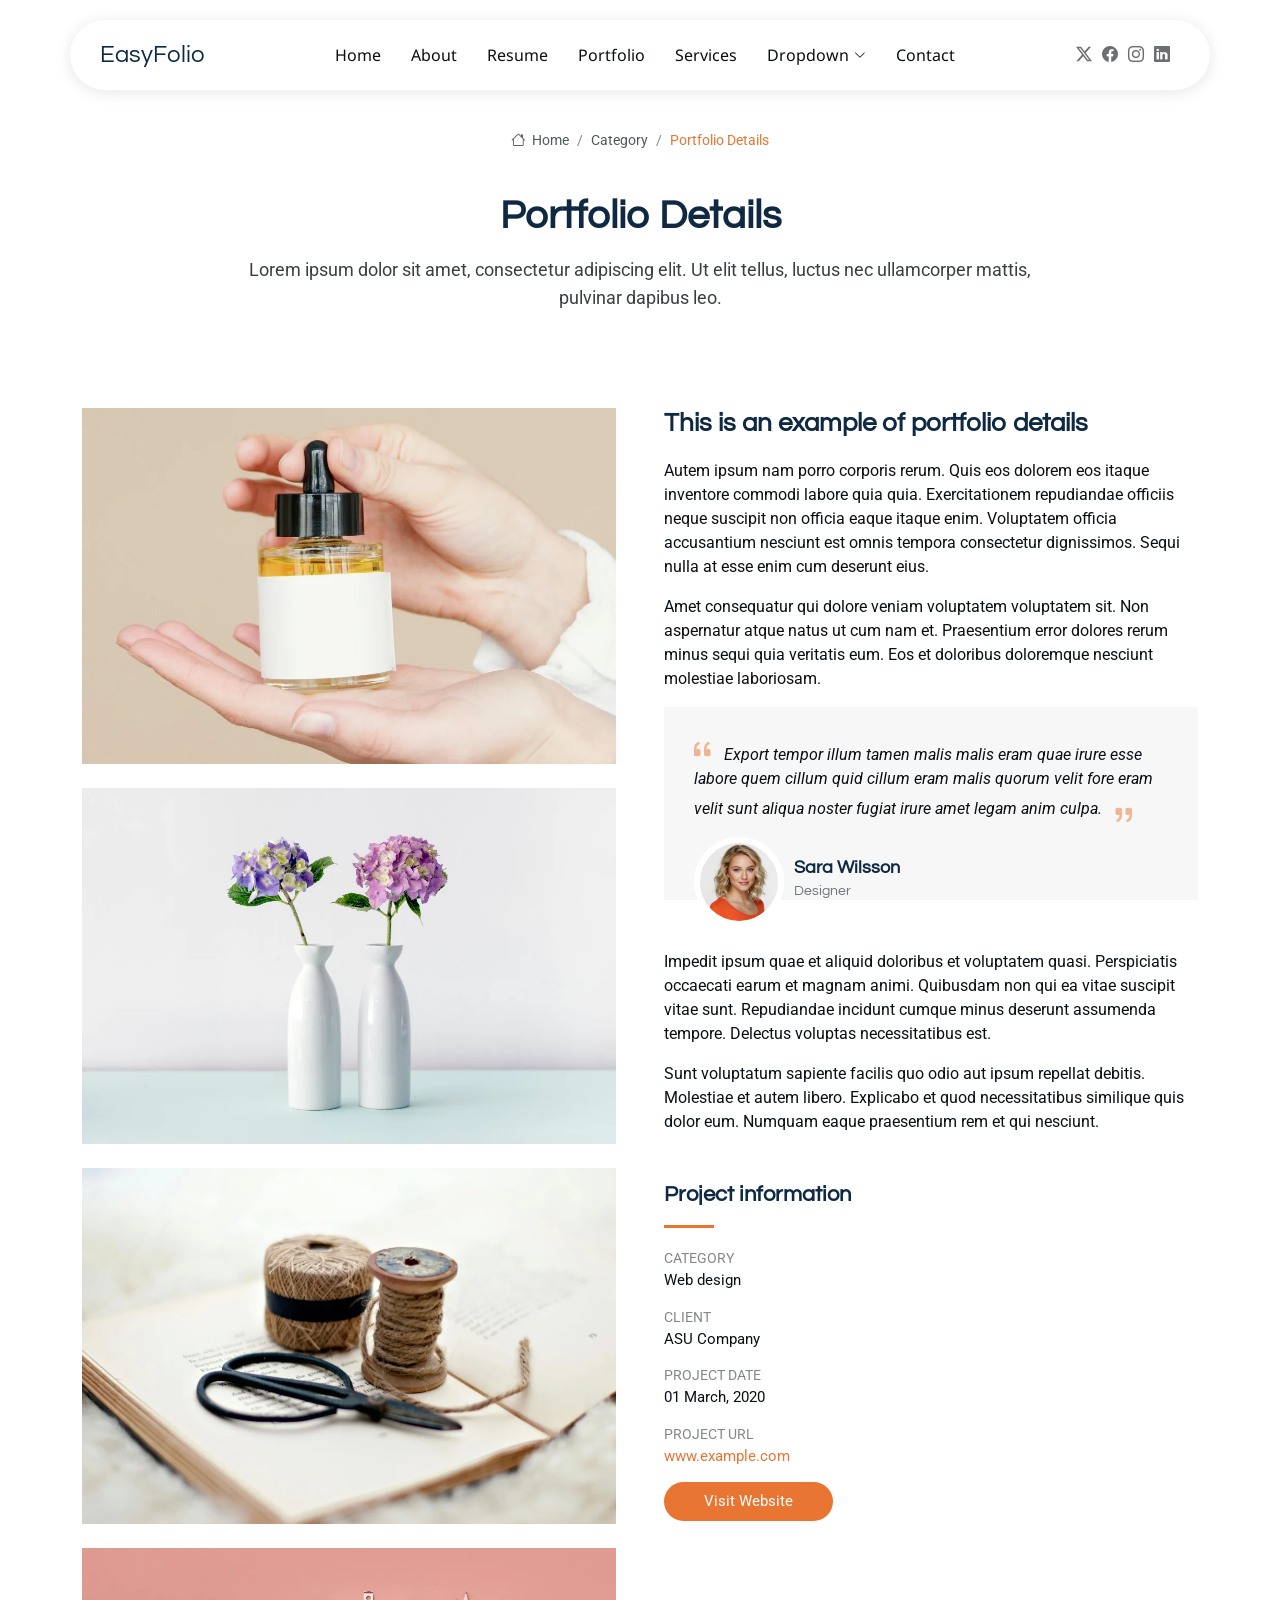
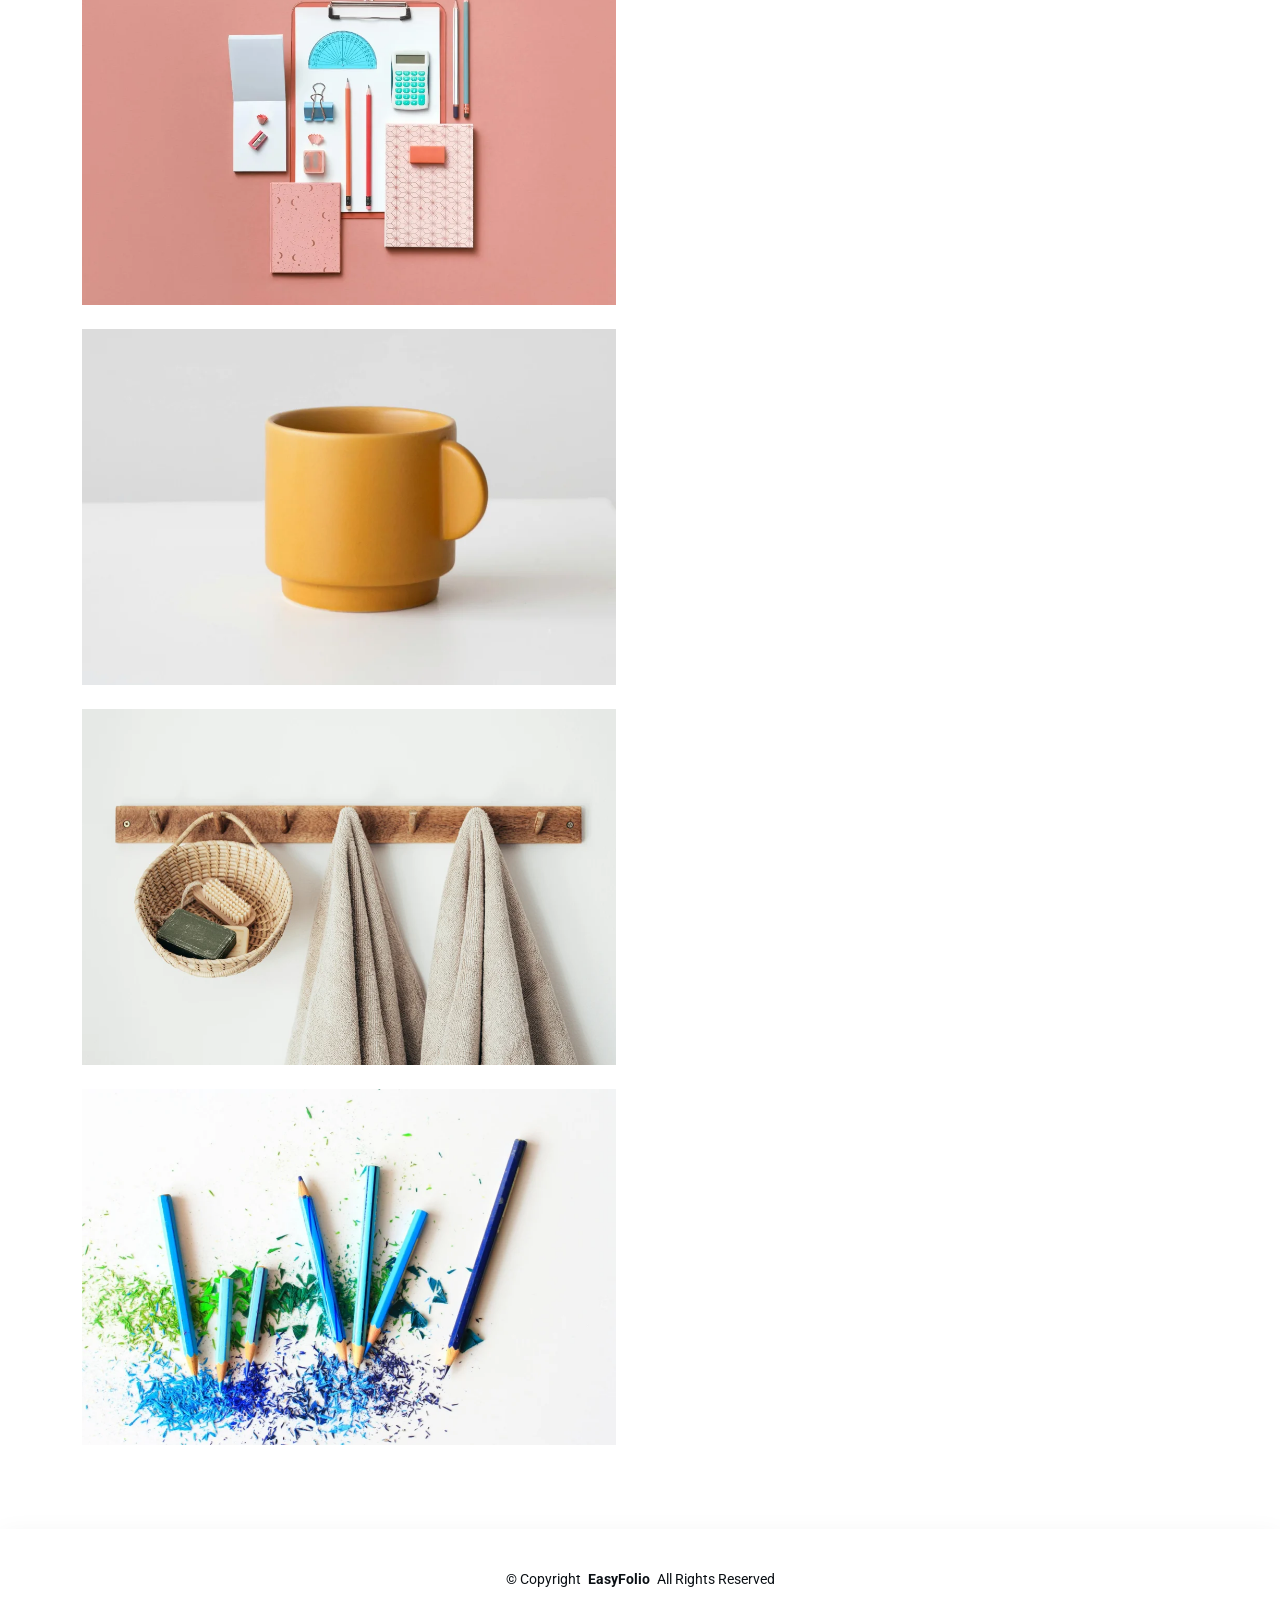
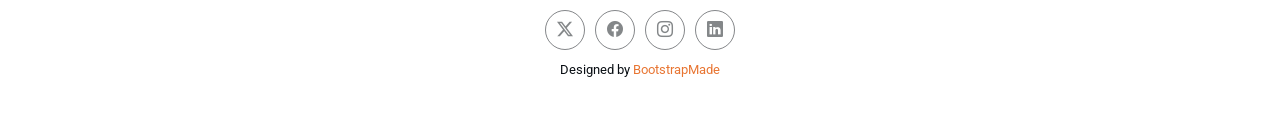
<file: portfolio-details.html>
<!DOCTYPE html>
<html lang="en">

<head>
  <meta charset="utf-8">
  <meta content="width=device-width, initial-scale=1.0" name="viewport">
  <title>Portfolio Details - EasyFolio Bootstrap Template</title>
  <meta name="description" content="">
  <meta name="keywords" content="">

  <!-- Favicons -->
  <link href="assets/img/favicon.png" rel="icon">
  <link href="assets/img/apple-touch-icon.png" rel="apple-touch-icon">

  <!-- Fonts -->
  <link href="https://fonts.googleapis.com" rel="preconnect">
  <link href="https://fonts.gstatic.com" rel="preconnect" crossorigin>
  <link href="https://fonts.googleapis.com/css2?family=Roboto:ital,wght@0,100;0,300;0,400;0,500;0,700;0,900;1,100;1,300;1,400;1,500;1,700;1,900&family=Noto+Sans:ital,wght@0,100;0,200;0,300;0,400;0,500;0,600;0,700;0,800;0,900;1,100;1,200;1,300;1,400;1,500;1,600;1,700;1,800;1,900&family=Questrial:wght@400&display=swap" rel="stylesheet">

  <!-- Vendor CSS Files -->
  <link href="assets/vendor/bootstrap/css/bootstrap.min.css" rel="stylesheet">
  <link href="assets/vendor/bootstrap-icons/bootstrap-icons.css" rel="stylesheet">
  <link href="assets/vendor/aos/aos.css" rel="stylesheet">
  <link href="assets/vendor/glightbox/css/glightbox.min.css" rel="stylesheet">
  <link href="assets/vendor/swiper/swiper-bundle.min.css" rel="stylesheet">

  <!-- Main CSS File -->
  <link href="assets/css/main.css" rel="stylesheet">

</head>

<body class="portfolio-details-page">

  <header id="header" class="header d-flex align-items-center sticky-top">
    <div class="header-container container-fluid container-xl position-relative d-flex align-items-center justify-content-between">

      <a href="index.html" class="logo d-flex align-items-center me-auto me-xl-0">
        <!-- Uncomment the line below if you also wish to use an image logo -->
        <!-- <img src="assets/img/logo.webp" alt=""> -->
        <h1 class="sitename">EasyFolio</h1>
      </a>

      <nav id="navmenu" class="navmenu">
        <ul>
          <li><a href="#hero">Home</a></li>
          <li><a href="#about">About</a></li>
          <li><a href="#resume">Resume</a></li>
          <li><a href="#portfolio">Portfolio</a></li>
          <li><a href="#services">Services</a></li>
          <li class="dropdown"><a href="#"><span>Dropdown</span> <i class="bi bi-chevron-down toggle-dropdown"></i></a>
            <ul>
              <li><a href="#">Dropdown 1</a></li>
              <li class="dropdown"><a href="#"><span>Deep Dropdown</span> <i class="bi bi-chevron-down toggle-dropdown"></i></a>
                <ul>
                  <li><a href="#">Deep Dropdown 1</a></li>
                  <li><a href="#">Deep Dropdown 2</a></li>
                  <li><a href="#">Deep Dropdown 3</a></li>
                  <li><a href="#">Deep Dropdown 4</a></li>
                  <li><a href="#">Deep Dropdown 5</a></li>
                </ul>
              </li>
              <li><a href="#">Dropdown 2</a></li>
              <li><a href="#">Dropdown 3</a></li>
              <li><a href="#">Dropdown 4</a></li>
            </ul>
          </li>
          <li><a href="#contact">Contact</a></li>
        </ul>
        <i class="mobile-nav-toggle d-xl-none bi bi-list"></i>
      </nav>

      <div class="header-social-links">
        <a href="#" class="twitter"><i class="bi bi-twitter-x"></i></a>
        <a href="#" class="facebook"><i class="bi bi-facebook"></i></a>
        <a href="#" class="instagram"><i class="bi bi-instagram"></i></a>
        <a href="#" class="linkedin"><i class="bi bi-linkedin"></i></a>
      </div>

    </div>
  </header>

  <main class="main">

    <!-- Page Title -->
    <div class="page-title">
      <div class="breadcrumbs">
        <nav aria-label="breadcrumb">
          <ol class="breadcrumb">
            <li class="breadcrumb-item"><a href="#"><i class="bi bi-house"></i> Home</a></li>
            <li class="breadcrumb-item"><a href="#">Category</a></li>
            <li class="breadcrumb-item active current">Portfolio Details</li>
          </ol>
        </nav>
      </div>

      <div class="title-wrapper">
        <h1>Portfolio Details</h1>
        <p>Lorem ipsum dolor sit amet, consectetur adipiscing elit. Ut elit tellus, luctus nec ullamcorper mattis, pulvinar dapibus leo.</p>
      </div>
    </div><!-- End Page Title -->

    <!-- Portfolio Details Section -->
    <section id="portfolio-details" class="portfolio-details section">

      <div class="container" data-aos="fade-up">

        <div class="row gy-4 g-lg-5">
          <div class="col-lg-6">
            <img src="assets/img/portfolio/portfolio-1.webp" class="img-fluid mb-4" alt="">
            <img src="assets/img/portfolio/portfolio-10.webp" class="img-fluid mb-4" alt="">
            <img src="assets/img/portfolio/portfolio-7.webp" class="img-fluid mb-4" alt="">
            <img src="assets/img/portfolio/portfolio-4.webp" class="img-fluid mb-4" alt="">
            <img src="assets/img/portfolio/portfolio-5.webp" class="img-fluid mb-4" alt="">
            <img src="assets/img/portfolio/portfolio-11.webp" class="img-fluid mb-4" alt="">
            <img src="assets/img/portfolio/portfolio-8.webp" class="img-fluid mb-4" alt="">
          </div>

          <div class="col-lg-6">

            <div class="position-sticky" style="top: 40px">
              <div class="portfolio-description">
                <h2>This is an example of portfolio details</h2>
                <p>
                  Autem ipsum nam porro corporis rerum. Quis eos dolorem eos itaque inventore commodi labore quia quia. Exercitationem repudiandae officiis neque suscipit non officia eaque itaque enim. Voluptatem officia accusantium nesciunt est omnis tempora consectetur dignissimos. Sequi nulla at esse enim cum deserunt eius.
                </p>
                <p>
                  Amet consequatur qui dolore veniam voluptatem voluptatem sit. Non aspernatur atque natus ut cum nam et. Praesentium error dolores rerum minus sequi quia veritatis eum. Eos et doloribus doloremque nesciunt molestiae laboriosam.
                </p>

                <div class="testimonial-item">
                  <p>
                    <i class="bi bi-quote quote-icon-left"></i>
                    <span>Export tempor illum tamen malis malis eram quae irure esse labore quem cillum quid cillum eram malis quorum velit fore eram velit sunt aliqua noster fugiat irure amet legam anim culpa.</span>
                    <i class="bi bi-quote quote-icon-right"></i>
                  </p>
                  <div>
                    <img src="assets/img/person/person-f-5.webp" class="testimonial-img" alt="">
                    <h3>Sara Wilsson</h3>
                    <h4>Designer</h4>
                  </div>
                </div>

                <p>
                  Impedit ipsum quae et aliquid doloribus et voluptatem quasi. Perspiciatis occaecati earum et magnam animi. Quibusdam non qui ea vitae suscipit vitae sunt. Repudiandae incidunt cumque minus deserunt assumenda tempore. Delectus voluptas necessitatibus est.
                </p>

                <p>
                  Sunt voluptatum sapiente facilis quo odio aut ipsum repellat debitis. Molestiae et autem libero. Explicabo et quod necessitatibus similique quis dolor eum. Numquam eaque praesentium rem et qui nesciunt.
                </p>

              </div>

              <div class="portfolio-info mt-5">
                <h3>Project information</h3>
                <ul>
                  <li><strong>Category</strong> Web design</li>
                  <li><strong>Client</strong> ASU Company</li>
                  <li><strong>Project date</strong> 01 March, 2020</li>
                  <li><strong>Project URL</strong> <a href="#">www.example.com</a></li>
                  <li><a href="#" class="btn-visit align-self-start">Visit Website</a></li>
                </ul>
              </div>
            </div>

          </div>
        </div>

      </div>

    </section><!-- /Portfolio Details Section -->

  </main>

  <footer id="footer" class="footer">

    <div class="container">
      <div class="copyright text-center ">
        <p>© <span>Copyright</span> <strong class="px-1 sitename">EasyFolio</strong> <span>All Rights Reserved</span></p>
      </div>
      <div class="social-links d-flex justify-content-center">
        <a href=""><i class="bi bi-twitter-x"></i></a>
        <a href=""><i class="bi bi-facebook"></i></a>
        <a href=""><i class="bi bi-instagram"></i></a>
        <a href=""><i class="bi bi-linkedin"></i></a>
      </div>
      <div class="credits">
        <!-- All the links in the footer should remain intact. -->
        <!-- You can delete the links only if you've purchased the pro version. -->
        <!-- Licensing information: https://bootstrapmade.com/license/ -->
        <!-- Purchase the pro version with working PHP/AJAX contact form: [buy-url] -->
        Designed by <a href="https://bootstrapmade.com/">BootstrapMade</a>
      </div>
    </div>

  </footer>

  <!-- Scroll Top -->
  <a href="#" id="scroll-top" class="scroll-top d-flex align-items-center justify-content-center"><i class="bi bi-arrow-up-short"></i></a>

  <!-- Vendor JS Files -->
  <script src="assets/vendor/bootstrap/js/bootstrap.bundle.min.js"></script>
  <script src="assets/vendor/php-email-form/validate.js"></script>
  <script src="assets/vendor/aos/aos.js"></script>
  <script src="assets/vendor/waypoints/noframework.waypoints.js"></script>
  <script src="assets/vendor/glightbox/js/glightbox.min.js"></script>
  <script src="assets/vendor/imagesloaded/imagesloaded.pkgd.min.js"></script>
  <script src="assets/vendor/isotope-layout/isotope.pkgd.min.js"></script>
  <script src="assets/vendor/swiper/swiper-bundle.min.js"></script>

  <!-- Main JS File -->
  <script src="assets/js/main.js"></script>

</body>

</html>
</file>
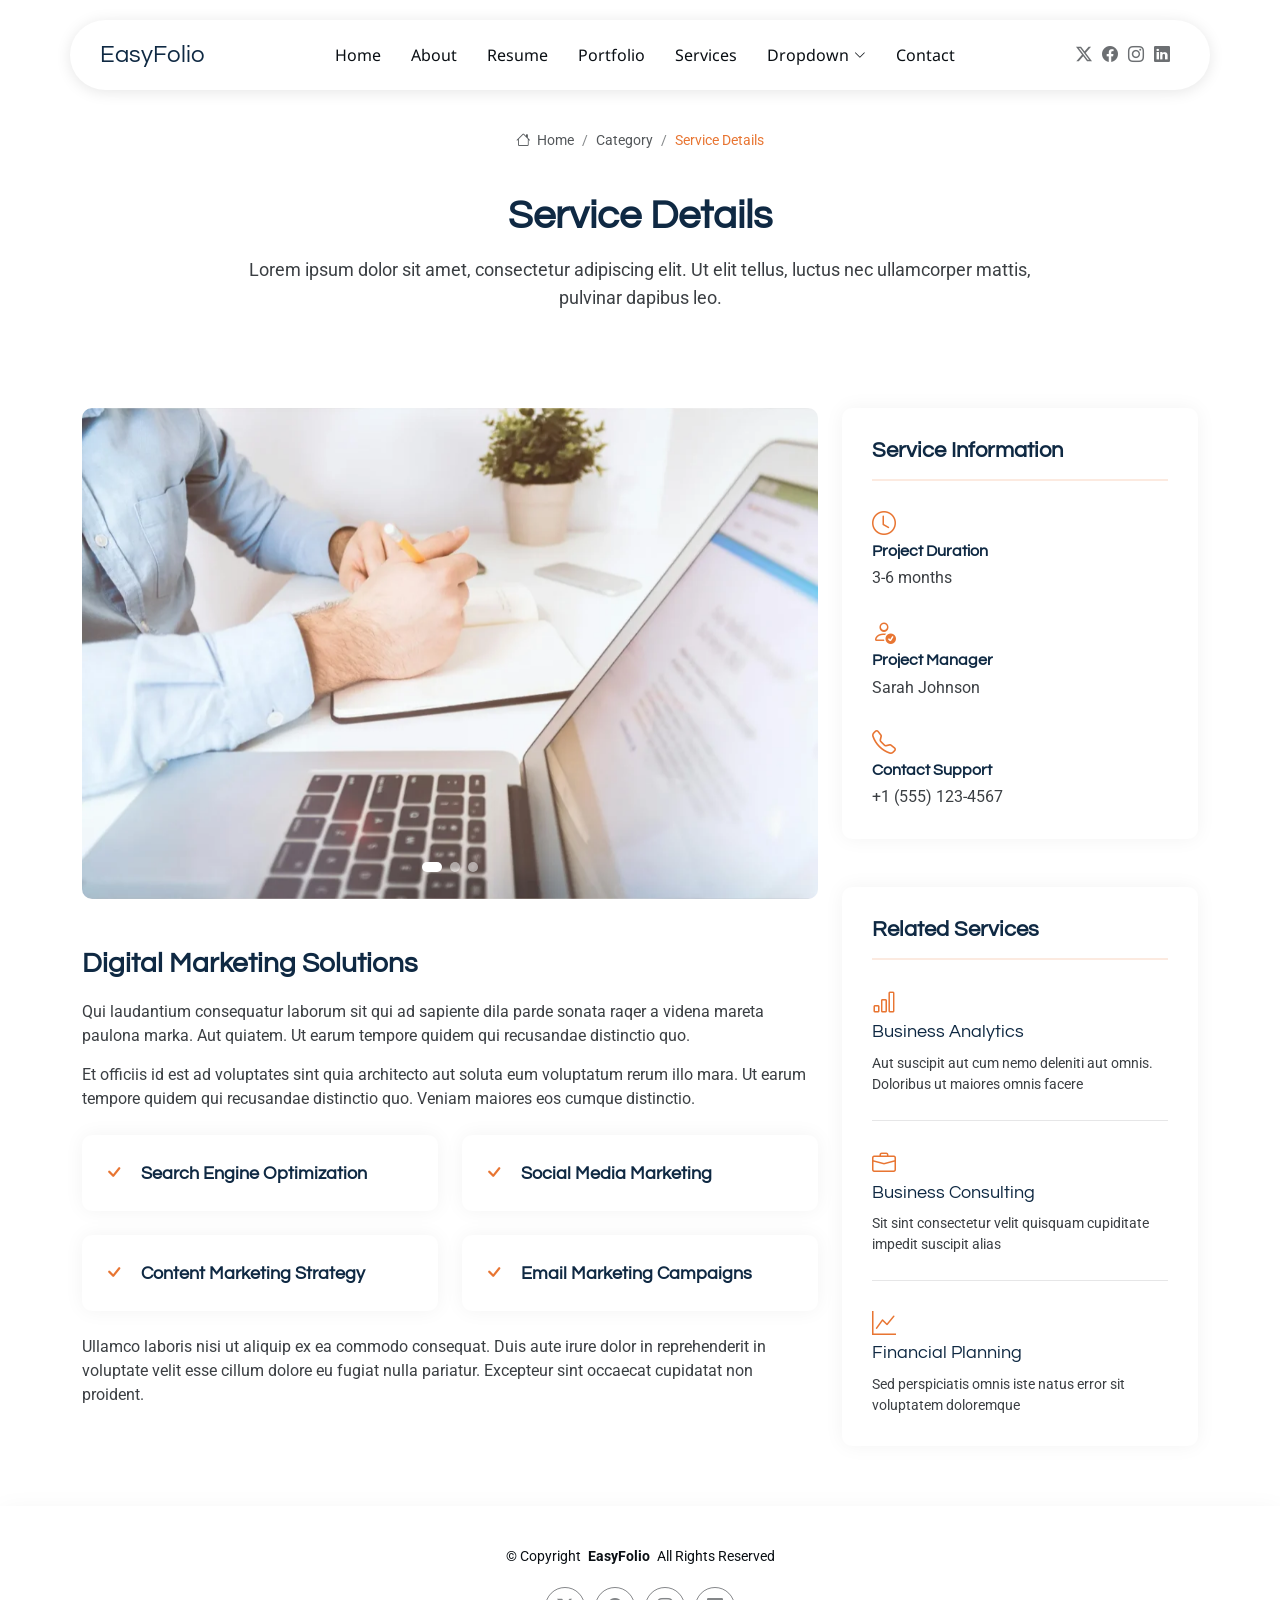
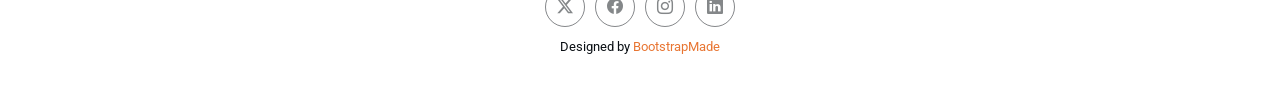
<file: service-details.html>
<!DOCTYPE html>
<html lang="en">

<head>
  <meta charset="utf-8">
  <meta content="width=device-width, initial-scale=1.0" name="viewport">
  <title>Service Details - EasyFolio Bootstrap Template</title>
  <meta name="description" content="">
  <meta name="keywords" content="">

  <!-- Favicons -->
  <link href="assets/img/favicon.png" rel="icon">
  <link href="assets/img/apple-touch-icon.png" rel="apple-touch-icon">

  <!-- Fonts -->
  <link href="https://fonts.googleapis.com" rel="preconnect">
  <link href="https://fonts.gstatic.com" rel="preconnect" crossorigin>
  <link href="https://fonts.googleapis.com/css2?family=Roboto:ital,wght@0,100;0,300;0,400;0,500;0,700;0,900;1,100;1,300;1,400;1,500;1,700;1,900&family=Noto+Sans:ital,wght@0,100;0,200;0,300;0,400;0,500;0,600;0,700;0,800;0,900;1,100;1,200;1,300;1,400;1,500;1,600;1,700;1,800;1,900&family=Questrial:wght@400&display=swap" rel="stylesheet">

  <!-- Vendor CSS Files -->
  <link href="assets/vendor/bootstrap/css/bootstrap.min.css" rel="stylesheet">
  <link href="assets/vendor/bootstrap-icons/bootstrap-icons.css" rel="stylesheet">
  <link href="assets/vendor/aos/aos.css" rel="stylesheet">
  <link href="assets/vendor/glightbox/css/glightbox.min.css" rel="stylesheet">
  <link href="assets/vendor/swiper/swiper-bundle.min.css" rel="stylesheet">

  <!-- Main CSS File -->
  <link href="assets/css/main.css" rel="stylesheet">

  <!-- =======================================================
  * Template Name: EasyFolio
  * Template URL: https://bootstrapmade.com/easyfolio-bootstrap-portfolio-template/
  * Updated: Feb 21 2025 with Bootstrap v5.3.3
  * Author: BootstrapMade.com
  * License: https://bootstrapmade.com/license/
  ======================================================== -->
</head>

<body class="service-details-page">

  <header id="header" class="header d-flex align-items-center sticky-top">
    <div class="header-container container-fluid container-xl position-relative d-flex align-items-center justify-content-between">

      <a href="index.html" class="logo d-flex align-items-center me-auto me-xl-0">
        <!-- Uncomment the line below if you also wish to use an image logo -->
        <!-- <img src="assets/img/logo.webp" alt=""> -->
        <h1 class="sitename">EasyFolio</h1>
      </a>

      <nav id="navmenu" class="navmenu">
        <ul>
          <li><a href="#hero">Home</a></li>
          <li><a href="#about">About</a></li>
          <li><a href="#resume">Resume</a></li>
          <li><a href="#portfolio">Portfolio</a></li>
          <li><a href="#services">Services</a></li>
          <li class="dropdown"><a href="#"><span>Dropdown</span> <i class="bi bi-chevron-down toggle-dropdown"></i></a>
            <ul>
              <li><a href="#">Dropdown 1</a></li>
              <li class="dropdown"><a href="#"><span>Deep Dropdown</span> <i class="bi bi-chevron-down toggle-dropdown"></i></a>
                <ul>
                  <li><a href="#">Deep Dropdown 1</a></li>
                  <li><a href="#">Deep Dropdown 2</a></li>
                  <li><a href="#">Deep Dropdown 3</a></li>
                  <li><a href="#">Deep Dropdown 4</a></li>
                  <li><a href="#">Deep Dropdown 5</a></li>
                </ul>
              </li>
              <li><a href="#">Dropdown 2</a></li>
              <li><a href="#">Dropdown 3</a></li>
              <li><a href="#">Dropdown 4</a></li>
            </ul>
          </li>
          <li><a href="#contact">Contact</a></li>
        </ul>
        <i class="mobile-nav-toggle d-xl-none bi bi-list"></i>
      </nav>

      <div class="header-social-links">
        <a href="#" class="twitter"><i class="bi bi-twitter-x"></i></a>
        <a href="#" class="facebook"><i class="bi bi-facebook"></i></a>
        <a href="#" class="instagram"><i class="bi bi-instagram"></i></a>
        <a href="#" class="linkedin"><i class="bi bi-linkedin"></i></a>
      </div>

    </div>
  </header>

  <main class="main">

    <!-- Page Title -->
    <div class="page-title">
      <div class="breadcrumbs">
        <nav aria-label="breadcrumb">
          <ol class="breadcrumb">
            <li class="breadcrumb-item"><a href="#"><i class="bi bi-house"></i> Home</a></li>
            <li class="breadcrumb-item"><a href="#">Category</a></li>
            <li class="breadcrumb-item active current">Service Details</li>
          </ol>
        </nav>
      </div>

      <div class="title-wrapper">
        <h1>Service Details</h1>
        <p>Lorem ipsum dolor sit amet, consectetur adipiscing elit. Ut elit tellus, luctus nec ullamcorper mattis, pulvinar dapibus leo.</p>
      </div>
    </div><!-- End Page Title -->

    <!-- Service Details Section -->
    <section id="service-details" class="service-details section">

      <div class="container" data-aos="fade-up" data-aos-delay="100">

        <div class="row gy-4">

          <div class="col-lg-8">
            <div class="service-details-slider swiper init-swiper">
              <script type="application/json" class="swiper-config">
                {
                  "loop": true,
                  "speed": 600,
                  "autoplay": {
                    "delay": 5000
                  },
                  "slidesPerView": 1,
                  "pagination": {
                    "el": ".swiper-pagination",
                    "type": "bullets",
                    "clickable": true
                  }
                }
              </script>
              <div class="swiper-wrapper align-items-center">
                <div class="swiper-slide">
                  <img src="assets/img/services/services-1.webp" alt="" class="img-fluid" loading="lazy">
                </div>
                <div class="swiper-slide">
                  <img src="assets/img/services/services-2.webp" alt="" class="img-fluid" loading="lazy">
                </div>
                <div class="swiper-slide">
                  <img src="assets/img/services/services-3.webp" alt="" class="img-fluid" loading="lazy">
                </div>
              </div>
              <div class="swiper-pagination"></div>
            </div>

            <div class="content mt-5">
              <h3>Digital Marketing Solutions</h3>
              <p>
                Qui laudantium consequatur laborum sit qui ad sapiente dila parde sonata raqer a videna mareta paulona marka. Aut quiatem. Ut earum tempore quidem qui recusandae distinctio quo.
              </p>
              <p>
                Et officiis id est ad voluptates sint quia architecto aut soluta eum voluptatum rerum illo mara. Ut earum tempore quidem qui recusandae distinctio quo. Veniam maiores eos cumque distinctio.
              </p>

              <div class="features mt-4">
                <div class="row gy-4">
                  <div class="col-md-6" data-aos="fade-up" data-aos-delay="100">
                    <div class="feature-box d-flex align-items-center">
                      <i class="bi bi-check"></i>
                      <h4>Search Engine Optimization</h4>
                    </div>
                  </div>
                  <div class="col-md-6" data-aos="fade-up" data-aos-delay="200">
                    <div class="feature-box d-flex align-items-center">
                      <i class="bi bi-check"></i>
                      <h4>Social Media Marketing</h4>
                    </div>
                  </div>
                  <div class="col-md-6" data-aos="fade-up" data-aos-delay="300">
                    <div class="feature-box d-flex align-items-center">
                      <i class="bi bi-check"></i>
                      <h4>Content Marketing Strategy</h4>
                    </div>
                  </div>
                  <div class="col-md-6" data-aos="fade-up" data-aos-delay="400">
                    <div class="feature-box d-flex align-items-center">
                      <i class="bi bi-check"></i>
                      <h4>Email Marketing Campaigns</h4>
                    </div>
                  </div>
                </div>
              </div>

              <p class="mt-4">
                Ullamco laboris nisi ut aliquip ex ea commodo consequat. Duis aute irure dolor in reprehenderit in voluptate velit esse cillum dolore eu fugiat nulla pariatur. Excepteur sint occaecat cupidatat non proident.
              </p>
            </div>
          </div>

          <div class="col-lg-4">
            <div class="service-info">
              <h4>Service Information</h4>
              <div class="info-item">
                <i class="bi bi-clock"></i>
                <h5>Project Duration</h5>
                <p>3-6 months</p>
              </div>
              <div class="info-item">
                <i class="bi bi-person-check"></i>
                <h5>Project Manager</h5>
                <p>Sarah Johnson</p>
              </div>
              <div class="info-item">
                <i class="bi bi-telephone"></i>
                <h5>Contact Support</h5>
                <p>+1 (555) 123-4567</p>
              </div>
            </div>

            <div class="related-services mt-5">
              <h4>Related Services</h4>
              <div class="service-item">
                <i class="bi bi-bar-chart"></i>
                <h5><a href="#">Business Analytics</a></h5>
                <p>Aut suscipit aut cum nemo deleniti aut omnis. Doloribus ut maiores omnis facere</p>
              </div>
              <div class="service-item">
                <i class="bi bi-briefcase"></i>
                <h5><a href="#">Business Consulting</a></h5>
                <p>Sit sint consectetur velit quisquam cupiditate impedit suscipit alias</p>
              </div>
              <div class="service-item">
                <i class="bi bi-graph-up"></i>
                <h5><a href="#">Financial Planning</a></h5>
                <p>Sed perspiciatis omnis iste natus error sit voluptatem doloremque</p>
              </div>
            </div>
          </div>

        </div>

      </div>

    </section><!-- /Service Details Section -->

  </main>

  <footer id="footer" class="footer">

    <div class="container">
      <div class="copyright text-center ">
        <p>© <span>Copyright</span> <strong class="px-1 sitename">EasyFolio</strong> <span>All Rights Reserved</span></p>
      </div>
      <div class="social-links d-flex justify-content-center">
        <a href=""><i class="bi bi-twitter-x"></i></a>
        <a href=""><i class="bi bi-facebook"></i></a>
        <a href=""><i class="bi bi-instagram"></i></a>
        <a href=""><i class="bi bi-linkedin"></i></a>
      </div>
      <div class="credits">
        <!-- All the links in the footer should remain intact. -->
        <!-- You can delete the links only if you've purchased the pro version. -->
        <!-- Licensing information: https://bootstrapmade.com/license/ -->
        <!-- Purchase the pro version with working PHP/AJAX contact form: [buy-url] -->
        Designed by <a href="https://bootstrapmade.com/">BootstrapMade</a>
      </div>
    </div>

  </footer>

  <!-- Scroll Top -->
  <a href="#" id="scroll-top" class="scroll-top d-flex align-items-center justify-content-center"><i class="bi bi-arrow-up-short"></i></a>

  <!-- Vendor JS Files -->
  <script src="assets/vendor/bootstrap/js/bootstrap.bundle.min.js"></script>
  <script src="assets/vendor/php-email-form/validate.js"></script>
  <script src="assets/vendor/aos/aos.js"></script>
  <script src="assets/vendor/waypoints/noframework.waypoints.js"></script>
  <script src="assets/vendor/glightbox/js/glightbox.min.js"></script>
  <script src="assets/vendor/imagesloaded/imagesloaded.pkgd.min.js"></script>
  <script src="assets/vendor/isotope-layout/isotope.pkgd.min.js"></script>
  <script src="assets/vendor/swiper/swiper-bundle.min.js"></script>

  <!-- Main JS File -->
  <script src="assets/js/main.js"></script>

</body>

</html>
</file>
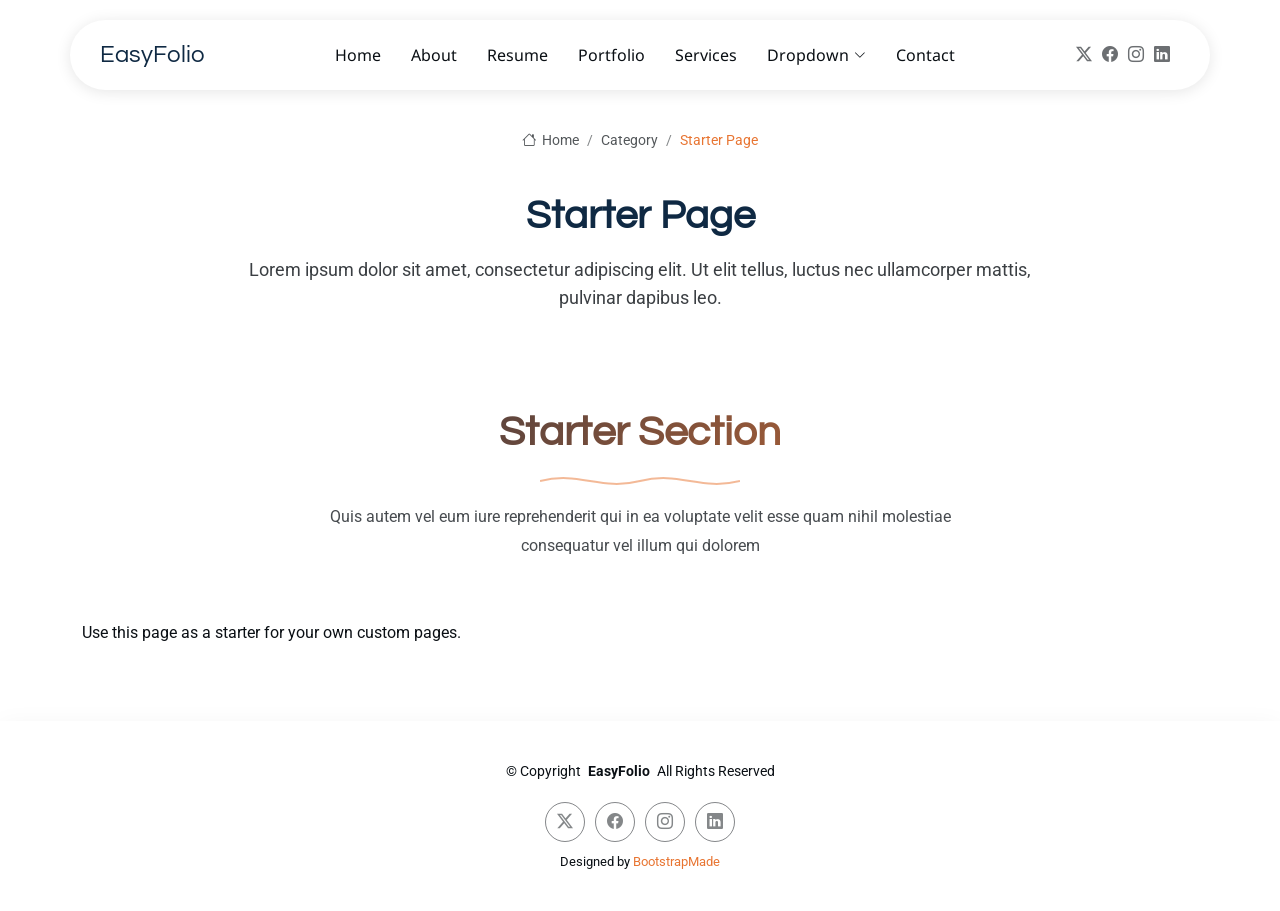
<file: starter-page.html>
<!DOCTYPE html>
<html lang="en">

<head>
  <meta charset="utf-8">
  <meta content="width=device-width, initial-scale=1.0" name="viewport">
  <title>Starter Page - EasyFolio Bootstrap Template</title>
  <meta name="description" content="">
  <meta name="keywords" content="">

  <!-- Favicons -->
  <link href="assets/img/favicon.png" rel="icon">
  <link href="assets/img/apple-touch-icon.png" rel="apple-touch-icon">

  <!-- Fonts -->
  <link href="https://fonts.googleapis.com" rel="preconnect">
  <link href="https://fonts.gstatic.com" rel="preconnect" crossorigin>
  <link href="https://fonts.googleapis.com/css2?family=Roboto:ital,wght@0,100;0,300;0,400;0,500;0,700;0,900;1,100;1,300;1,400;1,500;1,700;1,900&family=Noto+Sans:ital,wght@0,100;0,200;0,300;0,400;0,500;0,600;0,700;0,800;0,900;1,100;1,200;1,300;1,400;1,500;1,600;1,700;1,800;1,900&family=Questrial:wght@400&display=swap" rel="stylesheet">

  <!-- Vendor CSS Files -->
  <link href="assets/vendor/bootstrap/css/bootstrap.min.css" rel="stylesheet">
  <link href="assets/vendor/bootstrap-icons/bootstrap-icons.css" rel="stylesheet">
  <link href="assets/vendor/aos/aos.css" rel="stylesheet">
  <link href="assets/vendor/glightbox/css/glightbox.min.css" rel="stylesheet">
  <link href="assets/vendor/swiper/swiper-bundle.min.css" rel="stylesheet">

  <!-- Main CSS File -->
  <link href="assets/css/main.css" rel="stylesheet">

  <!-- =======================================================
  * Template Name: EasyFolio
  * Template URL: https://bootstrapmade.com/easyfolio-bootstrap-portfolio-template/
  * Updated: Feb 21 2025 with Bootstrap v5.3.3
  * Author: BootstrapMade.com
  * License: https://bootstrapmade.com/license/
  ======================================================== -->
</head>

<body class="starter-page-page">

  <header id="header" class="header d-flex align-items-center sticky-top">
    <div class="header-container container-fluid container-xl position-relative d-flex align-items-center justify-content-between">

      <a href="index.html" class="logo d-flex align-items-center me-auto me-xl-0">
        <!-- Uncomment the line below if you also wish to use an image logo -->
        <!-- <img src="assets/img/logo.webp" alt=""> -->
        <h1 class="sitename">EasyFolio</h1>
      </a>

      <nav id="navmenu" class="navmenu">
        <ul>
          <li><a href="#hero">Home</a></li>
          <li><a href="#about">About</a></li>
          <li><a href="#resume">Resume</a></li>
          <li><a href="#portfolio">Portfolio</a></li>
          <li><a href="#services">Services</a></li>
          <li class="dropdown"><a href="#"><span>Dropdown</span> <i class="bi bi-chevron-down toggle-dropdown"></i></a>
            <ul>
              <li><a href="#">Dropdown 1</a></li>
              <li class="dropdown"><a href="#"><span>Deep Dropdown</span> <i class="bi bi-chevron-down toggle-dropdown"></i></a>
                <ul>
                  <li><a href="#">Deep Dropdown 1</a></li>
                  <li><a href="#">Deep Dropdown 2</a></li>
                  <li><a href="#">Deep Dropdown 3</a></li>
                  <li><a href="#">Deep Dropdown 4</a></li>
                  <li><a href="#">Deep Dropdown 5</a></li>
                </ul>
              </li>
              <li><a href="#">Dropdown 2</a></li>
              <li><a href="#">Dropdown 3</a></li>
              <li><a href="#">Dropdown 4</a></li>
            </ul>
          </li>
          <li><a href="#contact">Contact</a></li>
        </ul>
        <i class="mobile-nav-toggle d-xl-none bi bi-list"></i>
      </nav>

      <div class="header-social-links">
        <a href="#" class="twitter"><i class="bi bi-twitter-x"></i></a>
        <a href="#" class="facebook"><i class="bi bi-facebook"></i></a>
        <a href="#" class="instagram"><i class="bi bi-instagram"></i></a>
        <a href="#" class="linkedin"><i class="bi bi-linkedin"></i></a>
      </div>

    </div>
  </header>

  <main class="main">

    <!-- Page Title -->
    <div class="page-title">
      <div class="breadcrumbs">
        <nav aria-label="breadcrumb">
          <ol class="breadcrumb">
            <li class="breadcrumb-item"><a href="#"><i class="bi bi-house"></i> Home</a></li>
            <li class="breadcrumb-item"><a href="#">Category</a></li>
            <li class="breadcrumb-item active current">Starter Page</li>
          </ol>
        </nav>
      </div>

      <div class="title-wrapper">
        <h1>Starter Page</h1>
        <p>Lorem ipsum dolor sit amet, consectetur adipiscing elit. Ut elit tellus, luctus nec ullamcorper mattis, pulvinar dapibus leo.</p>
      </div>
    </div><!-- End Page Title -->

    <!-- Starter Section Section -->
    <section id="starter-section" class="starter-section section">

      <!-- Section Title -->
      <div class="container section-title" data-aos="fade-up">
        <h2>Starter Section</h2>
        <div class="title-shape">
          <svg viewBox="0 0 200 20" xmlns="http://www.w3.org/2000/svg">
            <path d="M 0,10 C 40,0 60,20 100,10 C 140,0 160,20 200,10" fill="none" stroke="currentColor" stroke-width="2"></path>
          </svg>
        </div>
        <p>Quis autem vel eum iure reprehenderit qui in ea voluptate velit esse quam nihil molestiae consequatur vel illum qui dolorem</p>
      </div><!-- End Section Title -->

      <div class="container" data-aos="fade-up">
        <p>Use this page as a starter for your own custom pages.</p>
      </div>

    </section><!-- /Starter Section Section -->

  </main>

  <footer id="footer" class="footer">

    <div class="container">
      <div class="copyright text-center ">
        <p>© <span>Copyright</span> <strong class="px-1 sitename">EasyFolio</strong> <span>All Rights Reserved</span></p>
      </div>
      <div class="social-links d-flex justify-content-center">
        <a href=""><i class="bi bi-twitter-x"></i></a>
        <a href=""><i class="bi bi-facebook"></i></a>
        <a href=""><i class="bi bi-instagram"></i></a>
        <a href=""><i class="bi bi-linkedin"></i></a>
      </div>
      <div class="credits">
        <!-- All the links in the footer should remain intact. -->
        <!-- You can delete the links only if you've purchased the pro version. -->
        <!-- Licensing information: https://bootstrapmade.com/license/ -->
        <!-- Purchase the pro version with working PHP/AJAX contact form: [buy-url] -->
        Designed by <a href="https://bootstrapmade.com/">BootstrapMade</a>
      </div>
    </div>

  </footer>

  <!-- Scroll Top -->
  <a href="#" id="scroll-top" class="scroll-top d-flex align-items-center justify-content-center"><i class="bi bi-arrow-up-short"></i></a>

  <!-- Vendor JS Files -->
  <script src="assets/vendor/bootstrap/js/bootstrap.bundle.min.js"></script>
  <script src="assets/vendor/php-email-form/validate.js"></script>
  <script src="assets/vendor/aos/aos.js"></script>
  <script src="assets/vendor/waypoints/noframework.waypoints.js"></script>
  <script src="assets/vendor/glightbox/js/glightbox.min.js"></script>
  <script src="assets/vendor/imagesloaded/imagesloaded.pkgd.min.js"></script>
  <script src="assets/vendor/isotope-layout/isotope.pkgd.min.js"></script>
  <script src="assets/vendor/swiper/swiper-bundle.min.js"></script>

  <!-- Main JS File -->
  <script src="assets/js/main.js"></script>

</body>

</html>
</file>
<file: assets/css/main.css>
/**
* Template Name: EasyFolio
* Template URL: https://bootstrapmade.com/easyfolio-bootstrap-portfolio-template/
* Updated: Feb 21 2025 with Bootstrap v5.3.3
* Author: BootstrapMade.com
* License: https://bootstrapmade.com/license/
*/

/*--------------------------------------------------------------
# Font & Color Variables
# Help: https://bootstrapmade.com/color-system/
--------------------------------------------------------------*/
/* Fonts */
:root {
  --default-font: "Roboto",  system-ui, -apple-system, "Segoe UI", Roboto, "Helvetica Neue", Arial, "Noto Sans", "Liberation Sans", sans-serif, "Apple Color Emoji", "Segoe UI Emoji", "Segoe UI Symbol", "Noto Color Emoji";
  --heading-font: "Questrial",  sans-serif;
  --nav-font: "Noto Sans",  sans-serif;
}

/* Global Colors - The following color variables are used throughout the website. Updating them here will change the color scheme of the entire website */
:root { 
  --background-color: #ffffff; /* Background color for the entire website, including individual sections */
  --default-color: #0a0f14; /* Default color used for the majority of the text content across the entire website */
  --heading-color: #0f2943; /* Color for headings, subheadings and title throughout the website */
  --accent-color: #e87532; /* Accent color that represents your brand on the website. It's used for buttons, links, and other elements that need to stand out */
  --surface-color: #ffffff; /* The surface color is used as a background of boxed elements within sections, such as cards, icon boxes, or other elements that require a visual separation from the global background. */
  --contrast-color: #ffffff; /* Contrast color for text, ensuring readability against backgrounds of accent, heading, or default colors. */
}

/* Nav Menu Colors - The following color variables are used specifically for the navigation menu. They are separate from the global colors to allow for more customization options */
:root {
  --nav-color: #0a0f14;  /* The default color of the main navmenu links */
  --nav-hover-color: #e87532; /* Applied to main navmenu links when they are hovered over or active */
  --nav-mobile-background-color: #ffffff; /* Used as the background color for mobile navigation menu */
  --nav-dropdown-background-color: #ffffff; /* Used as the background color for dropdown items that appear when hovering over primary navigation items */
  --nav-dropdown-color: #0a0f14; /* Used for navigation links of the dropdown items in the navigation menu. */
  --nav-dropdown-hover-color: #e87532; /* Similar to --nav-hover-color, this color is applied to dropdown navigation links when they are hovered over. */
}

/* Color Presets - These classes override global colors when applied to any section or element, providing reuse of the sam color scheme. */

.light-background {
  --background-color: #faf9fb;
  --surface-color: #ffffff;
}

.dark-background {
  --background-color: #060606;
  --default-color: #ffffff;
  --heading-color: #ffffff;
  --surface-color: #252525;
  --contrast-color: #ffffff;
}

/* Smooth scroll */
:root {
  scroll-behavior: smooth;
}

/*--------------------------------------------------------------
# General Styling & Shared Classes
--------------------------------------------------------------*/
body {
  color: var(--default-color);
  background-color: var(--background-color);
  font-family: var(--default-font);
}

a {
  color: var(--accent-color);
  text-decoration: none;
  transition: 0.3s;
}

a:hover {
  color: color-mix(in srgb, var(--accent-color), transparent 25%);
  text-decoration: none;
}

h1,
h2,
h3,
h4,
h5,
h6 {
  color: var(--heading-color);
  font-family: var(--heading-font);
}

/* PHP Email Form Messages
------------------------------*/
.php-email-form .error-message {
  display: none;
  background: #df1529;
  color: #ffffff;
  text-align: left;
  padding: 15px;
  margin-bottom: 24px;
  font-weight: 600;
}

.php-email-form .sent-message {
  display: none;
  color: #ffffff;
  background: #059652;
  text-align: center;
  padding: 15px;
  margin-bottom: 24px;
  font-weight: 600;
}

.php-email-form .loading {
  display: none;
  background: var(--surface-color);
  text-align: center;
  padding: 15px;
  margin-bottom: 24px;
}

.php-email-form .loading:before {
  content: "";
  display: inline-block;
  border-radius: 50%;
  width: 24px;
  height: 24px;
  margin: 0 10px -6px 0;
  border: 3px solid var(--accent-color);
  border-top-color: var(--surface-color);
  animation: php-email-form-loading 1s linear infinite;
}

@keyframes php-email-form-loading {
  0% {
    transform: rotate(0deg);
  }

  100% {
    transform: rotate(360deg);
  }
}

/*--------------------------------------------------------------
# Global Header
--------------------------------------------------------------*/
.header {
  color: var(--default-color);
  background-color: var(--background-color);
  padding: 20px 0;
  transition: all 0.5s;
  z-index: 997;
}

.header .header-container {
  background: var(--surface-color);
  border-radius: 50px;
  padding: 5px 25px;
  box-shadow: 0px 2px 15px rgba(0, 0, 0, 0.1);
}

.header .logo {
  line-height: 1;
}

.header .logo img {
  max-height: 36px;
  margin-right: 8px;
}

.header .logo h1 {
  font-size: 24px;
  margin: 0;
  padding-left: 5px;
  font-weight: 500;
  color: var(--heading-color);
}

.header .header-social-links {
  padding-right: 15px;
}

.header .header-social-links a {
  color: color-mix(in srgb, var(--default-color), transparent 40%);
  padding-left: 6px;
  display: inline-block;
  transition: 0.3s;
  font-size: 16px;
}

.header .header-social-links a:hover {
  color: var(--accent-color);
}

.header .header-social-links a i {
  line-height: 0px;
}

@media (max-width: 1200px) {
  .header {
    padding-top: 10px;
  }

  .header .header-container {
    margin-left: 10px;
    margin-right: 10px;
    padding: 10px 5px 10px 15px;
  }

  .header .logo {
    order: 1;
  }

  .header .header-social-links {
    order: 2;
  }

  .header .navmenu {
    order: 3;
  }
}

/*--------------------------------------------------------------
# Navigation Menu
--------------------------------------------------------------*/
/* Navmenu - Desktop */
@media (min-width: 1200px) {
  .navmenu {
    padding: 0;
  }

  .navmenu ul {
    margin: 0;
    padding: 0;
    display: flex;
    list-style: none;
    align-items: center;
  }

  .navmenu li {
    position: relative;
  }

  .navmenu a,
  .navmenu a:focus {
    color: var(--nav-color);
    padding: 18px 15px;
    font-size: 16px;
    font-family: var(--nav-font);
    font-weight: 400;
    display: flex;
    align-items: center;
    justify-content: space-between;
    white-space: nowrap;
    transition: 0.3s;
  }

  .navmenu a i,
  .navmenu a:focus i {
    font-size: 12px;
    line-height: 0;
    margin-left: 5px;
    transition: 0.3s;
  }

  .navmenu li:last-child a {
    padding-right: 0;
  }

  .navmenu li:hover>a,
  .navmenu .active,
  .navmenu .active:focus {
    color: var(--nav-hover-color);
  }

  .navmenu .dropdown ul {
    margin: 0;
    padding: 10px 0;
    background: var(--nav-dropdown-background-color);
    display: block;
    position: absolute;
    visibility: hidden;
    left: 14px;
    top: 130%;
    opacity: 0;
    transition: 0.3s;
    border-radius: 4px;
    z-index: 99;
    box-shadow: 0px 0px 30px rgba(0, 0, 0, 0.1);
  }

  .navmenu .dropdown ul li {
    min-width: 200px;
  }

  .navmenu .dropdown ul a {
    padding: 10px 20px;
    font-size: 15px;
    text-transform: none;
    color: var(--nav-dropdown-color);
  }

  .navmenu .dropdown ul a i {
    font-size: 12px;
  }

  .navmenu .dropdown ul a:hover,
  .navmenu .dropdown ul .active:hover,
  .navmenu .dropdown ul li:hover>a {
    color: var(--nav-dropdown-hover-color);
  }

  .navmenu .dropdown:hover>ul {
    opacity: 1;
    top: 100%;
    visibility: visible;
  }

  .navmenu .dropdown .dropdown ul {
    top: 0;
    left: -90%;
    visibility: hidden;
  }

  .navmenu .dropdown .dropdown:hover>ul {
    opacity: 1;
    top: 0;
    left: -100%;
    visibility: visible;
  }
}

/* Navmenu - Mobile */
@media (max-width: 1199px) {
  .mobile-nav-toggle {
    color: var(--nav-color);
    font-size: 28px;
    line-height: 0;
    margin-right: 10px;
    cursor: pointer;
    transition: color 0.3s;
  }

  .navmenu {
    padding: 0;
    z-index: 9997;
  }

  .navmenu ul {
    display: none;
    list-style: none;
    position: absolute;
    inset: 60px 20px 20px 20px;
    padding: 10px 0;
    margin: 0;
    border-radius: 6px;
    background-color: var(--nav-mobile-background-color);
    overflow-y: auto;
    transition: 0.3s;
    z-index: 9998;
    box-shadow: 0px 0px 30px rgba(0, 0, 0, 0.1);
  }

  .navmenu a,
  .navmenu a:focus {
    color: var(--nav-dropdown-color);
    padding: 10px 20px;
    font-family: var(--nav-font);
    font-size: 17px;
    font-weight: 500;
    display: flex;
    align-items: center;
    justify-content: space-between;
    white-space: nowrap;
    transition: 0.3s;
  }

  .navmenu a i,
  .navmenu a:focus i {
    font-size: 12px;
    line-height: 0;
    margin-left: 5px;
    width: 30px;
    height: 30px;
    display: flex;
    align-items: center;
    justify-content: center;
    border-radius: 50%;
    transition: 0.3s;
    background-color: color-mix(in srgb, var(--accent-color), transparent 90%);
  }

  .navmenu a i:hover,
  .navmenu a:focus i:hover {
    background-color: var(--accent-color);
    color: var(--contrast-color);
  }

  .navmenu a:hover,
  .navmenu .active,
  .navmenu .active:focus {
    color: var(--nav-dropdown-hover-color);
  }

  .navmenu .active i,
  .navmenu .active:focus i {
    background-color: var(--accent-color);
    color: var(--contrast-color);
    transform: rotate(180deg);
  }

  .navmenu .dropdown ul {
    position: static;
    display: none;
    z-index: 99;
    padding: 10px 0;
    margin: 10px 20px;
    background-color: var(--nav-dropdown-background-color);
    border: 1px solid color-mix(in srgb, var(--default-color), transparent 90%);
    box-shadow: none;
    transition: all 0.5s ease-in-out;
  }

  .navmenu .dropdown ul ul {
    background-color: rgba(33, 37, 41, 0.1);
  }

  .navmenu .dropdown>.dropdown-active {
    display: block;
    background-color: rgba(33, 37, 41, 0.03);
  }

  .mobile-nav-active {
    overflow: hidden;
  }

  .mobile-nav-active .mobile-nav-toggle {
    color: #fff;
    position: absolute;
    font-size: 32px;
    top: 15px;
    right: 15px;
    margin-right: 0;
    z-index: 9999;
  }

  .mobile-nav-active .navmenu {
    position: fixed;
    overflow: hidden;
    inset: 0;
    background: rgba(33, 37, 41, 0.8);
    transition: 0.3s;
  }

  .mobile-nav-active .navmenu>ul {
    display: block;
  }
}

/*--------------------------------------------------------------
# Global Footer
--------------------------------------------------------------*/
.footer {
  color: var(--default-color);
  background-color: var(--background-color);
  font-size: 14px;
  padding: 40px 0;
  position: relative;
  box-shadow: 0 5px 25px rgba(0, 0, 0, 0.05);
}

.footer .copyright p {
  margin-bottom: 0;
}

.footer .social-links {
  margin-top: 20px;
}

.footer .social-links a {
  display: flex;
  align-items: center;
  justify-content: center;
  width: 40px;
  height: 40px;
  border-radius: 50%;
  border: 1px solid color-mix(in srgb, var(--default-color), transparent 50%);
  font-size: 16px;
  color: color-mix(in srgb, var(--default-color), transparent 50%);
  margin: 0 5px;
  transition: 0.3s;
}

.footer .social-links a:hover {
  color: var(--accent-color);
  border-color: var(--accent-color);
}

.footer .credits {
  margin-top: 10px;
  font-size: 13px;
  text-align: center;
}

/*--------------------------------------------------------------
# Scroll Top Button
--------------------------------------------------------------*/
.scroll-top {
  position: fixed;
  visibility: hidden;
  opacity: 0;
  right: 15px;
  bottom: -15px;
  z-index: 99999;
  background-color: var(--accent-color);
  width: 44px;
  height: 44px;
  border-radius: 50px;
  transition: all 0.4s;
}

.scroll-top i {
  font-size: 24px;
  color: var(--contrast-color);
  line-height: 0;
}

.scroll-top:hover {
  background-color: color-mix(in srgb, var(--accent-color), transparent 20%);
  color: var(--contrast-color);
}

.scroll-top.active {
  visibility: visible;
  opacity: 1;
  bottom: 15px;
}

/*--------------------------------------------------------------
# Disable aos animation delay on mobile devices
--------------------------------------------------------------*/
@media screen and (max-width: 768px) {
  [data-aos-delay] {
    transition-delay: 0 !important;
  }
}

/*--------------------------------------------------------------
# Global Page Titles & Breadcrumbs
--------------------------------------------------------------*/
.page-title {
  text-align: center;
  padding: 20px 0;
}

.page-title .breadcrumbs {
  margin-bottom: 1.5rem;
}

.page-title .breadcrumbs .breadcrumb {
  justify-content: center;
  margin: 0;
  padding: 0;
  background: none;
}

.page-title .breadcrumbs .breadcrumb .breadcrumb-item {
  font-size: 0.9rem;
  color: color-mix(in srgb, var(--default-color), transparent 30%);
}

.page-title .breadcrumbs .breadcrumb .breadcrumb-item.active {
  color: var(--accent-color);
}

.page-title .breadcrumbs .breadcrumb .breadcrumb-item a {
  color: inherit;
  text-decoration: none;
  transition: color 0.3s ease;
}

.page-title .breadcrumbs .breadcrumb .breadcrumb-item a:hover {
  color: var(--accent-color);
}

.page-title .breadcrumbs .breadcrumb .breadcrumb-item a i {
  font-size: 0.9rem;
  margin-right: 0.2rem;
}

.page-title .breadcrumbs .breadcrumb .breadcrumb-item+.breadcrumb-item::before {
  color: color-mix(in srgb, var(--default-color), transparent 50%);
}

.page-title .title-wrapper {
  max-width: 800px;
  margin: 0 auto;
  padding: 1rem 0;
}

.page-title .title-wrapper h1 {
  font-size: 2.5rem;
  margin-bottom: 1rem;
  font-weight: 700;
  color: var(--heading-color);
}

.page-title .title-wrapper p {
  font-size: 1.1rem;
  color: color-mix(in srgb, var(--default-color), transparent 20%);
  margin: 0;
  line-height: 1.6;
}

@media (max-width: 768px) {
  .page-title .title-wrapper h1 {
    font-size: 2rem;
  }

  .page-title .title-wrapper p {
    font-size: 1rem;
  }
}

@media (max-width: 576px) {
  .page-title .title-wrapper h1 {
    font-size: 1.75rem;
  }
}

/*--------------------------------------------------------------
# Global Sections
--------------------------------------------------------------*/
section,
.section {
  color: var(--default-color);
  background-color: var(--background-color);
  padding: 60px 0;
  scroll-margin-top: 90px;
  overflow: clip;
}

@media (max-width: 1199px) {

  section,
  .section {
    scroll-margin-top: 66px;
  }
}

/*--------------------------------------------------------------
# Global Section Titles
--------------------------------------------------------------*/
.section-title {
  text-align: center;
  padding-bottom: 60px;
  position: relative;
}

.section-title h2 {
  font-size: 42px;
  font-weight: 700;
  margin-bottom: 10px;
  background: linear-gradient(120deg, var(--heading-color), var(--accent-color));
  -webkit-background-clip: text;
  -webkit-text-fill-color: transparent;
  background-clip: text;
  position: relative;
}

.section-title .title-shape {
  width: 200px;
  height: 20px;
  margin: 0 auto;
  color: var(--accent-color);
  opacity: 0.5;
}

.section-title .title-shape svg {
  width: 100%;
  height: 100%;
}

.section-title p {
  margin: 15px auto 0;
  font-size: 16px;
  max-width: 700px;
  color: color-mix(in srgb, var(--default-color), transparent 25%);
  line-height: 1.8;
}

@media (max-width: 768px) {
  .section-title h2 {
    font-size: 32px;
  }

  .section-title .subtitle-wrapper .subtitle {
    font-size: 13px;
  }
}

/*--------------------------------------------------------------
# Hero Section
--------------------------------------------------------------*/
.hero {
  padding: 80px 0;
  position: relative;
  overflow: hidden;
}

.hero .content h2 {
  font-size: 3.5rem;
  font-weight: 700;
  line-height: 1.2;
  margin-bottom: 1.5rem;
}

@media (max-width: 991px) {
  .hero .content h2 {
    font-size: 2.5rem;
  }
}

.hero .content .lead {
  font-size: 1.25rem;
  margin-bottom: 2rem;
  color: color-mix(in srgb, var(--default-color), transparent 20%);
}

.hero .cta-buttons {
  display: flex;
  gap: 1rem;
  margin-bottom: 3rem;
}

@media (max-width: 576px) {
  .hero .cta-buttons {
    flex-direction: column;
  }
}

.hero .cta-buttons .btn {
  padding: 0.8rem 2rem;
  font-size: 1rem;
  font-weight: 500;
  border-radius: 50px;
  transition: all 0.3s ease;
}

.hero .cta-buttons .btn.btn-primary {
  background-color: var(--accent-color);
  border-color: var(--accent-color);
  color: var(--contrast-color);
}

.hero .cta-buttons .btn.btn-primary:hover {
  background-color: color-mix(in srgb, var(--accent-color), transparent 15%);
  border-color: color-mix(in srgb, var(--accent-color), transparent 15%);
  transform: translateY(-2px);
}

.hero .cta-buttons .btn.btn-outline {
  border: 2px solid color-mix(in srgb, var(--accent-color), transparent 70%);
  color: var(--accent-color);
  background: transparent;
}

.hero .cta-buttons .btn.btn-outline:hover {
  background-color: var(--accent-color);
  color: var(--contrast-color);
  transform: translateY(-2px);
}

.hero .hero-stats {
  display: flex;
  gap: 3rem;
  margin-top: 2rem;
}

@media (max-width: 576px) {
  .hero .hero-stats {
    flex-direction: column;
    gap: 1.5rem;
  }
}

.hero .hero-stats .stat-item .stat-number {
  display: block;
  font-size: 2.5rem;
  font-weight: 700;
  color: var(--heading-color);
  line-height: 1;
}

.hero .hero-stats .stat-item .stat-label {
  font-size: 0.9rem;
  color: color-mix(in srgb, var(--default-color), transparent 30%);
  margin-top: 0.5rem;
  display: block;
}

.hero .hero-image {
  position: relative;
  padding: 2rem;
}

.hero .hero-image img {
  position: relative;
  z-index: 2;
}

.hero .hero-image .shape-1,
.hero .hero-image .shape-2 {
  position: absolute;
  border-radius: 30% 70% 70% 30%/30% 30% 70% 70%;
  z-index: 1;
}

.hero .hero-image .shape-1 {
  width: 300px;
  height: 300px;
  background-color: color-mix(in srgb, var(--accent-color), transparent 85%);
  top: -20px;
  right: -20px;
  animation: morphShape 15s linear infinite;
}

.hero .hero-image .shape-2 {
  width: 200px;
  height: 200px;
  background-color: color-mix(in srgb, var(--heading-color), transparent 90%);
  bottom: -20px;
  left: -20px;
  animation: morphShape 20s linear infinite reverse;
}

@media (max-width: 991px) {
  .hero {
    text-align: center;
    padding: 60px 0;
  }

  .hero .cta-buttons {
    justify-content: center;
  }

  .hero .hero-stats {
    justify-content: center;
  }

  .hero .hero-image {
    margin-top: 3rem;
  }
}

@keyframes morphShape {
  0% {
    border-radius: 30% 70% 70% 30%/30% 30% 70% 70%;
  }

  25% {
    border-radius: 58% 42% 75% 25%/76% 46% 54% 24%;
  }

  50% {
    border-radius: 50% 50% 33% 67%/55% 27% 73% 45%;
  }

  75% {
    border-radius: 33% 67% 58% 42%/63% 68% 32% 37%;
  }

  100% {
    border-radius: 30% 70% 70% 30%/30% 30% 70% 70%;
  }
}

/*--------------------------------------------------------------
# About Section
--------------------------------------------------------------*/
.about .about-image {
  position: relative;
}

.about .about-image img {
  box-shadow: 0 0 30px rgba(0, 0, 0, 0.1);
}

.about .about-content {
  padding-left: 2rem;
}

@media (max-width: 991.98px) {
  .about .about-content {
    padding-left: 0;
    margin-top: 3rem;
  }
}

.about .about-content .subtitle {
  font-size: 0.875rem;
  font-weight: 600;
  letter-spacing: 2px;
  color: var(--accent-color);
  margin-bottom: 1rem;
  display: block;
}

.about .about-content h2 {
  font-size: 2rem;
  font-weight: 700;
  margin-bottom: 1.5rem;
}

.about .about-content .lead {
  font-size: 1.1rem;
  color: color-mix(in srgb, var(--default-color), transparent 25%);
}

.about .personal-info {
  margin-top: 2rem;
  padding: 2rem;
  background-color: var(--surface-color);
  border-radius: 1rem;
  box-shadow: 0 0 30px rgba(0, 0, 0, 0.05);
}

.about .personal-info .info-item {
  display: flex;
  flex-direction: column;
  gap: 0.5rem;
}

.about .personal-info .info-item .label {
  font-size: 0.875rem;
  color: color-mix(in srgb, var(--default-color), transparent 40%);
}

.about .personal-info .info-item .value {
  font-weight: 600;
  color: var(--heading-color);
}

.about .signature {
  display: flex;
  align-items: center;
  gap: 1.5rem;
}

.about .signature .signature-image {
  max-width: 150px;
}

.about .signature .signature-info h4 {
  font-size: 1.25rem;
  margin-bottom: 0.25rem;
}

.about .signature .signature-info p {
  font-size: 0.875rem;
  color: color-mix(in srgb, var(--default-color), transparent 40%);
  margin: 0;
}

/*--------------------------------------------------------------
# Skills Section
--------------------------------------------------------------*/
.skills .skill-box {
  background-color: var(--surface-color);
  padding: 2rem;
  border-radius: 8px;
  box-shadow: 0 0 20px rgba(0, 0, 0, 0.05);
}

.skills .skill-box h3 {
  font-size: 1.2rem;
  margin-bottom: 1rem;
  font-weight: 600;
}

.skills .skill-box p {
  font-size: 0.9rem;
  margin-bottom: 0.8rem;
  opacity: 0.6;
}

.skills .skill-box .progress {
  background-color: color-mix(in srgb, var(--accent-color), transparent 85%);
  border-radius: 50px;
  height: 8px;
  margin-top: 5px;
  overflow: hidden;
}

.skills .skill-box .progress .progress-bar {
  background-color: var(--accent-color);
  height: 100%;
  position: relative;
  border-radius: 50px;
  transition: 0.9s;
  width: 1px;
}

/*--------------------------------------------------------------
# Resume Section
--------------------------------------------------------------*/
.resume .resume-wrapper .resume-block {
  margin-bottom: 3rem;
}

.resume .resume-wrapper .resume-block:last-child {
  margin-bottom: 0;
}

.resume .resume-wrapper .resume-block h2 {
  font-size: 2rem;
  margin-bottom: 0.8rem;
  font-weight: 700;
}

.resume .resume-wrapper .resume-block h2 span {
  color: var(--accent-color);
}

.resume .resume-wrapper .resume-block .lead {
  color: color-mix(in srgb, var(--default-color), transparent 25%);
  margin-bottom: 3rem;
}

.resume .resume-wrapper .timeline {
  position: relative;
}

.resume .resume-wrapper .timeline::before {
  content: "";
  position: absolute;
  left: 20%;
  top: 0;
  height: 100%;
  width: 2px;
  background-color: color-mix(in srgb, var(--accent-color), transparent 85%);
}

.resume .resume-wrapper .timeline .timeline-item {
  display: flex;
  align-items: flex-start;
  margin-bottom: 2.5rem;
  position: relative;
}

.resume .resume-wrapper .timeline .timeline-item:last-child {
  margin-bottom: 0;
}

.resume .resume-wrapper .timeline .timeline-item .timeline-left {
  width: 20%;
  padding-right: 3rem;
}

.resume .resume-wrapper .timeline .timeline-item .timeline-left .company {
  color: var(--heading-color);
  font-weight: 600;
  font-size: 1.1rem;
  margin-bottom: 0.25rem;
}

.resume .resume-wrapper .timeline .timeline-item .timeline-left .period {
  color: var(--accent-color);
  font-size: 0.9rem;
}

.resume .resume-wrapper .timeline .timeline-item .timeline-dot {
  position: absolute;
  left: calc(20% + 1px);
  transform: translateX(-50%);
  width: 1rem;
  height: 1rem;
  background-color: var(--accent-color);
  border-radius: 50%;
}

.resume .resume-wrapper .timeline .timeline-item .timeline-right {
  width: 70%;
  padding-left: 3rem;
  margin-top: -4px;
}

.resume .resume-wrapper .timeline .timeline-item .timeline-right .position {
  color: var(--heading-color);
  font-size: 1.2rem;
  margin-bottom: 0.6rem;
  font-weight: 600;
}

.resume .resume-wrapper .timeline .timeline-item .timeline-right .description {
  color: color-mix(in srgb, var(--default-color), transparent 25%);
}

.resume .resume-wrapper .timeline .timeline-item .timeline-right ul {
  padding-left: 15px;
}

.resume .resume-wrapper .timeline .timeline-item .timeline-right ul li {
  padding-bottom: 12px;
}

@media (max-width: 992px) {
  .resume .resume-wrapper .resume-block h2 {
    font-size: 2rem;
  }

  .resume .resume-wrapper .timeline::before {
    left: 1rem;
  }

  .resume .resume-wrapper .timeline .timeline-item {
    flex-direction: column;
    margin-bottom: 20px;
  }

  .resume .resume-wrapper .timeline .timeline-item .timeline-left {
    width: 100%;
    text-align: left;
    padding-right: 0;
    padding-left: 2.5rem;
    margin-bottom: 1.6rem;
    margin-top: -4px;
  }

  .resume .resume-wrapper .timeline .timeline-item .timeline-dot {
    left: calc(1rem + 1px);
  }

  .resume .resume-wrapper .timeline .timeline-item .timeline-right {
    width: 100%;
    padding-left: 2.5rem;
  }
}

/*--------------------------------------------------------------
# Portfolio Section
--------------------------------------------------------------*/
.portfolio .portfolio-filters-container {
  margin-bottom: 40px;
}

.portfolio .portfolio-filters {
  display: flex;
  justify-content: center;
  gap: 15px;
  flex-wrap: wrap;
  padding: 0;
  margin: 0;
  list-style: none;
}

.portfolio .portfolio-filters li {
  font-size: 15px;
  font-weight: 500;
  padding: 8px 20px;
  cursor: pointer;
  border-radius: 30px;
  background-color: color-mix(in srgb, var(--surface-color), transparent 50%);
  color: var(--default-color);
  transition: all 0.3s ease-in-out;
}

.portfolio .portfolio-filters li:hover {
  background-color: color-mix(in srgb, var(--accent-color), transparent 85%);
  color: var(--accent-color);
  transform: translateY(-2px);
}

.portfolio .portfolio-filters li.filter-active {
  background-color: var(--accent-color);
  color: var(--contrast-color);
}

.portfolio .portfolio-card {
  background-color: var(--surface-color);
  border-radius: 15px;
  overflow: hidden;
  box-shadow: 0 5px 25px rgba(0, 0, 0, 0.05);
  transition: all 0.3s ease-in-out;
}

.portfolio .portfolio-card:hover {
  transform: translateY(-10px);
  box-shadow: 0 8px 35px rgba(0, 0, 0, 0.1);
}

.portfolio .portfolio-card:hover .portfolio-overlay {
  opacity: 1;
  visibility: visible;
}

.portfolio .portfolio-card:hover .portfolio-overlay .portfolio-actions {
  transform: translateY(0);
}

.portfolio .portfolio-card .portfolio-image {
  position: relative;
  overflow: hidden;
  aspect-ratio: 16/10;
}

.portfolio .portfolio-card .portfolio-image img {
  width: 100%;
  height: 100%;
  object-fit: cover;
  transition: transform 0.6s ease-in-out;
}

.portfolio .portfolio-card .portfolio-overlay {
  position: absolute;
  top: 0;
  left: 0;
  width: 100%;
  height: 100%;
  background: linear-gradient(to top, rgba(0, 0, 0, 0.7), transparent);
  opacity: 0;
  visibility: hidden;
  transition: all 0.4s ease-in-out;
  display: flex;
  align-items: flex-end;
  padding: 20px;
}

.portfolio .portfolio-card .portfolio-overlay .portfolio-actions {
  transform: translateY(20px);
  transition: all 0.4s ease-in-out;
  display: flex;
  gap: 15px;
}

.portfolio .portfolio-card .portfolio-overlay .portfolio-actions a {
  width: 45px;
  height: 45px;
  background-color: var(--surface-color);
  border-radius: 50%;
  display: flex;
  align-items: center;
  justify-content: center;
  color: var(--accent-color);
  font-size: 20px;
  transition: all 0.3s ease;
}

.portfolio .portfolio-card .portfolio-overlay .portfolio-actions a:hover {
  background-color: var(--accent-color);
  color: var(--contrast-color);
  transform: scale(1.1);
}

.portfolio .portfolio-card .portfolio-content {
  padding: 25px;
}

.portfolio .portfolio-card .portfolio-content .category {
  font-size: 14px;
  color: var(--accent-color);
  text-transform: uppercase;
  letter-spacing: 1px;
  font-weight: 500;
  display: block;
  margin-bottom: 10px;
}

.portfolio .portfolio-card .portfolio-content h3 {
  font-size: 20px;
  margin: 0 0 15px;
  font-weight: 600;
  transition: color 0.3s ease;
}

.portfolio .portfolio-card .portfolio-content h3:hover {
  color: var(--accent-color);
}

.portfolio .portfolio-card .portfolio-content p {
  font-size: 15px;
  color: color-mix(in srgb, var(--default-color), transparent 30%);
  margin: 0;
  line-height: 1.6;
}

@media (max-width: 768px) {
  .portfolio .portfolio-filters li {
    font-size: 14px;
    padding: 6px 15px;
  }

  .portfolio .portfolio-card .portfolio-content {
    padding: 20px;
  }

  .portfolio .portfolio-card .portfolio-content h3 {
    font-size: 18px;
  }

  .portfolio .portfolio-card .portfolio-content p {
    font-size: 14px;
  }
}

/*--------------------------------------------------------------
# Testimonials Section
--------------------------------------------------------------*/
.testimonials .testimonials-slider {
  width: 100%;
  position: relative;
  padding-bottom: 60px;
}

.testimonials .swiper-wrapper {
  height: auto;
}

.testimonials .testimonial-item {
  background-color: var(--surface-color);
  padding: 40px;
  border-radius: 20px;
}

@media (max-width: 575px) {
  .testimonials .testimonial-item {
    padding: 20px;
  }
}

.testimonials .testimonial-item h2 {
  font-size: 24px;
  font-weight: 600;
  margin-bottom: 20px;
}

.testimonials .testimonial-item p {
  font-size: 16px;
  line-height: 1.8;
  margin-bottom: 30px;
  font-style: italic;
}

.testimonials .testimonial-item .profile {
  gap: 15px;
}

.testimonials .testimonial-item .profile .profile-img {
  width: 60px;
  height: 60px;
  border-radius: 50%;
  object-fit: cover;
}

.testimonials .testimonial-item .profile .profile-info h3 {
  font-size: 18px;
  margin: 0;
  font-weight: 600;
}

.testimonials .testimonial-item .profile .profile-info span {
  font-size: 14px;
  color: color-mix(in srgb, var(--default-color) 70%, transparent);
}

.testimonials .testimonial-item .featured-img-wrapper {
  min-height: 400px;
  position: relative;
  overflow: hidden;
  border-radius: 16px;
}

.testimonials .testimonial-item .featured-img {
  width: 100%;
  height: 100%;
  object-fit: cover;
  position: absolute;
  top: 0;
  left: 0;
}

.testimonials .swiper-navigation {
  position: absolute;
  bottom: 0;
  gap: 10px;
}

.testimonials .swiper-button-prev,
.testimonials .swiper-button-next {
  position: relative;
  left: auto;
  right: auto;
  top: auto;
  margin: 0;
  width: 44px;
  height: 44px;
  background-color: var(--surface-color);
  border-radius: 50%;
  border: 1px solid color-mix(in srgb, var(--default-color) 10%, transparent);
  transition: 0.3s;
}

.testimonials .swiper-button-prev::after,
.testimonials .swiper-button-next::after {
  font-size: 20px;
  color: var(--default-color);
}

.testimonials .swiper-button-prev:hover,
.testimonials .swiper-button-next:hover {
  background-color: var(--accent-color);
  border-color: var(--accent-color);
}

.testimonials .swiper-button-prev:hover::after,
.testimonials .swiper-button-next:hover::after {
  color: var(--contrast-color);
}

/*--------------------------------------------------------------
# Services Section
--------------------------------------------------------------*/
.services {
  padding: 80px 0;
}

.services .servies-title {
  font-size: 2.5rem;
  margin-bottom: 1.5rem;
}

.services .btn-outline-primary {
  color: var(--accent-color);
  border-color: var(--accent-color);
  padding: 10px 30px;
  border-radius: 50px;
  transition: all 0.3s ease;
}

.services .btn-outline-primary:hover {
  background-color: var(--accent-color);
  color: var(--contrast-color);
}

.services .service-item {
  background-color: var(--surface-color);
  padding: 30px;
  border-radius: 10px;
  box-shadow: 0 5px 15px rgba(0, 0, 0, 0.1);
  height: 100%;
  transition: transform 0.3s ease;
}

.services .service-item:hover {
  transform: scale(1.05);
}

.services .service-item i {
  font-size: 2.5rem;
  color: var(--accent-color);
  display: inline-block;
  margin-bottom: 15px;
}

.services .service-item h3 {
  font-size: 1.25rem;
  margin-bottom: 15px;
}

.services .service-item h3 a {
  color: var(--heading-color);
}

.services .service-item h3 a:hover {
  color: var(--accent-color);
}

.services .service-item p {
  font-size: 0.9rem;
  color: color-mix(in srgb, var(--default-color), transparent 25%);
}

@media (max-width: 991px) {
  .services h2 {
    font-size: 2rem;
  }
}

/*--------------------------------------------------------------
# Faq Section
--------------------------------------------------------------*/
.faq .faq-container .faq-item {
  background-color: var(--surface-color);
  position: relative;
  padding: 20px;
  margin-bottom: 15px;
  border: 1px solid color-mix(in srgb, var(--default-color), transparent 85%);
  border-radius: 5px;
  overflow: hidden;
}

.faq .faq-container .faq-item:last-child {
  margin-bottom: 0;
}

.faq .faq-container .faq-item h3 {
  font-weight: 600;
  font-size: 16px;
  line-height: 24px;
  margin: 0 30px 0 0;
  transition: 0.3s;
  cursor: pointer;
  display: flex;
  align-items: center;
}

.faq .faq-container .faq-item h3 .num {
  color: var(--accent-color);
  padding-right: 5px;
}

.faq .faq-container .faq-item h3:hover {
  color: var(--accent-color);
}

.faq .faq-container .faq-item .faq-content {
  display: grid;
  grid-template-rows: 0fr;
  transition: 0.3s ease-in-out;
  visibility: hidden;
  opacity: 0;
}

.faq .faq-container .faq-item .faq-content p {
  margin-bottom: 0;
  overflow: hidden;
}

.faq .faq-container .faq-item .faq-toggle {
  position: absolute;
  top: 20px;
  right: 20px;
  font-size: 16px;
  line-height: 0;
  transition: 0.3s;
  cursor: pointer;
}

.faq .faq-container .faq-item .faq-toggle:hover {
  color: var(--accent-color);
}

.faq .faq-container .faq-active {
  background-color: color-mix(in srgb, var(--accent-color), transparent 97%);
  border-color: color-mix(in srgb, var(--accent-color), transparent 80%);
}

.faq .faq-container .faq-active h3 {
  color: var(--accent-color);
}

.faq .faq-container .faq-active .faq-content {
  grid-template-rows: 1fr;
  visibility: visible;
  opacity: 1;
  padding-top: 10px;
}

.faq .faq-container .faq-active .faq-toggle {
  transform: rotate(90deg);
  color: var(--accent-color);
}

/*--------------------------------------------------------------
# Contact Section
--------------------------------------------------------------*/
.contact .section-category {
  font-family: var(--heading-font);
  font-weight: 600;
  font-size: 0.9rem;
  text-transform: uppercase;
  letter-spacing: 1px;
}

.contact .content h2 {
  font-weight: 700;
  line-height: 1.2;
}

.contact .content .lead {
  color: color-mix(in srgb, var(--default-color), transparent 25%);
}

.contact .contact-info .info-item {
  font-size: 1.1rem;
}

.contact .contact-info .info-item i {
  color: var(--accent-color);
  font-size: 1.4rem;
}

.contact .contact-info .map-link {
  color: var(--heading-color);
  font-weight: 500;
  font-size: 1.1rem;
  transition: all 0.3s ease;
}

.contact .contact-info .map-link i {
  transition: transform 0.3s ease;
}

.contact .contact-info .map-link:hover {
  color: var(--accent-color);
}

.contact .contact-info .map-link:hover i {
  transform: translateX(5px);
}

.contact .contact-form {
  background-color: var(--surface-color);
  border: none;
  box-shadow: 0 5px 25px rgba(0, 0, 0, 0.05);
  border-radius: 12px;
}

.contact .contact-form .form-control,
.contact .contact-form .form-select {
  padding: 0.75rem 1.25rem;
  border-color: #e5e5e5;
  border-radius: 8px;
  font-size: 1rem;
}

.contact .contact-form .form-control:focus,
.contact .contact-form .form-select:focus {
  border-color: color-mix(in srgb, var(--accent-color), transparent 50%);
  box-shadow: 0 0 0 0.25rem color-mix(in srgb, var(--accent-color), transparent 90%);
}

.contact .contact-form .form-control::placeholder,
.contact .contact-form .form-select::placeholder {
  color: color-mix(in srgb, var(--default-color), transparent 50%);
}

.contact .contact-form .btn-submit {
  background-color: var(--accent-color);
  color: var(--contrast-color);
  padding: 0.75rem 2rem;
  font-weight: 500;
  border-radius: 8px;
  transition: all 0.3s ease;
}

.contact .contact-form .btn-submit:hover {
  background-color: color-mix(in srgb, var(--accent-color), transparent 15%);
  transform: translateY(-1px);
}

.contact .contact-form .btn-submit:active {
  transform: translateY(0);
}

/*--------------------------------------------------------------
# Portfolio Details Section
--------------------------------------------------------------*/
.portfolio-details .portfolio-info h3 {
  font-size: 22px;
  font-weight: 700;
  margin-bottom: 20px;
  padding-bottom: 20px;
  position: relative;
}

.portfolio-details .portfolio-info h3:after {
  content: "";
  position: absolute;
  display: block;
  width: 50px;
  height: 3px;
  background: var(--accent-color);
  left: 0;
  bottom: 0;
}

.portfolio-details .portfolio-info ul {
  list-style: none;
  padding: 0;
  font-size: 15px;
}

.portfolio-details .portfolio-info ul li {
  display: flex;
  flex-direction: column;
  padding-bottom: 15px;
}

.portfolio-details .portfolio-info ul strong {
  text-transform: uppercase;
  font-weight: 400;
  color: color-mix(in srgb, var(--default-color), transparent 50%);
  font-size: 14px;
}

.portfolio-details .portfolio-info .btn-visit {
  padding: 8px 40px;
  background: var(--accent-color);
  color: var(--contrast-color);
  border-radius: 50px;
  transition: 0.3s;
}

.portfolio-details .portfolio-info .btn-visit:hover {
  background: color-mix(in srgb, var(--accent-color), transparent 20%);
}

.portfolio-details .portfolio-description h2 {
  font-size: 26px;
  font-weight: 700;
  margin-bottom: 20px;
}

.portfolio-details .portfolio-description p {
  padding: 0;
}

.portfolio-details .portfolio-description .testimonial-item {
  padding: 30px 30px 0 30px;
  position: relative;
  background: color-mix(in srgb, var(--default-color), transparent 97%);
  margin-bottom: 50px;
}

.portfolio-details .portfolio-description .testimonial-item .testimonial-img {
  width: 90px;
  border-radius: 50px;
  border: 6px solid var(--background-color);
  float: left;
  margin: 0 10px 0 0;
}

.portfolio-details .portfolio-description .testimonial-item h3 {
  font-size: 18px;
  font-weight: bold;
  margin: 15px 0 5px 0;
  padding-top: 20px;
}

.portfolio-details .portfolio-description .testimonial-item h4 {
  font-size: 14px;
  color: #6c757d;
  margin: 0;
}

.portfolio-details .portfolio-description .testimonial-item .quote-icon-left,
.portfolio-details .portfolio-description .testimonial-item .quote-icon-right {
  color: color-mix(in srgb, var(--accent-color), transparent 50%);
  font-size: 26px;
  line-height: 0;
}

.portfolio-details .portfolio-description .testimonial-item .quote-icon-left {
  display: inline-block;
  left: -5px;
  position: relative;
}

.portfolio-details .portfolio-description .testimonial-item .quote-icon-right {
  display: inline-block;
  right: -5px;
  position: relative;
  top: 10px;
  transform: scale(-1, -1);
}

.portfolio-details .portfolio-description .testimonial-item p {
  font-style: italic;
  margin: 0 0 15px 0 0 0;
  padding: 0;
}

/*--------------------------------------------------------------
# Service Details Section
--------------------------------------------------------------*/
.service-details .service-details-slider {
  position: relative;
  overflow: hidden;
  border-radius: 10px;
  z-index: 1;
}

.service-details .service-details-slider .swiper-wrapper {
  height: auto !important;
}

.service-details .service-details-slider .swiper-pagination {
  position: absolute;
  bottom: 20px;
  left: 0;
  right: 0;
  z-index: 2;
}

.service-details .service-details-slider .swiper-pagination .swiper-pagination-bullet {
  width: 10px;
  height: 10px;
  background-color: var(--contrast-color);
  opacity: 0.5;
  transition: 0.3s;
}

.service-details .service-details-slider .swiper-pagination .swiper-pagination-bullet.swiper-pagination-bullet-active {
  opacity: 1;
  width: 20px;
  border-radius: 5px;
}

.service-details .content h3 {
  font-size: 28px;
  font-weight: 700;
  margin-bottom: 20px;
}

.service-details .content p {
  color: color-mix(in srgb, var(--default-color), transparent 20%);
  margin-bottom: 15px;
}

.service-details .content .features .feature-box {
  padding: 20px;
  background: var(--surface-color);
  border-radius: 10px;
  box-shadow: 0 0 20px rgba(0, 0, 0, 0.05);
  height: 100%;
  transition: 0.3s;
}

.service-details .content .features .feature-box:hover {
  transform: translateY(-5px);
}

.service-details .content .features .feature-box i {
  font-size: 24px;
  color: var(--accent-color);
  margin-right: 15px;
}

.service-details .content .features .feature-box h4 {
  font-size: 18px;
  font-weight: 600;
  margin: 0;
}

.service-details .service-info {
  background: var(--surface-color);
  padding: 30px;
  border-radius: 10px;
  box-shadow: 0 0 20px rgba(0, 0, 0, 0.05);
}

.service-details .service-info h4 {
  font-size: 22px;
  font-weight: 700;
  margin-bottom: 25px;
  padding-bottom: 15px;
  border-bottom: 2px solid color-mix(in srgb, var(--accent-color), transparent 85%);
}

.service-details .service-info .info-item {
  margin-bottom: 25px;
}

.service-details .service-info .info-item:last-child {
  margin-bottom: 0;
}

.service-details .service-info .info-item i {
  font-size: 24px;
  color: var(--accent-color);
  margin-bottom: 10px;
}

.service-details .service-info .info-item h5 {
  font-size: 16px;
  font-weight: 600;
  margin-bottom: 5px;
}

.service-details .service-info .info-item p {
  color: color-mix(in srgb, var(--default-color), transparent 20%);
  margin: 0;
}

.service-details .related-services {
  background: var(--surface-color);
  padding: 30px;
  border-radius: 10px;
  box-shadow: 0 0 20px rgba(0, 0, 0, 0.05);
}

.service-details .related-services h4 {
  font-size: 22px;
  font-weight: 700;
  margin-bottom: 25px;
  padding-bottom: 15px;
  border-bottom: 2px solid color-mix(in srgb, var(--accent-color), transparent 85%);
}

.service-details .related-services .service-item {
  margin-bottom: 25px;
  padding-bottom: 25px;
  border-bottom: 1px solid color-mix(in srgb, var(--default-color), transparent 90%);
}

.service-details .related-services .service-item:last-child {
  margin-bottom: 0;
  padding-bottom: 0;
  border-bottom: none;
}

.service-details .related-services .service-item i {
  font-size: 24px;
  color: var(--accent-color);
  margin-bottom: 10px;
}

.service-details .related-services .service-item h5 {
  font-size: 18px;
  margin-bottom: 10px;
}

.service-details .related-services .service-item h5 a {
  color: var(--heading-color);
  transition: 0.3s;
}

.service-details .related-services .service-item h5 a:hover {
  color: var(--accent-color);
}

.service-details .related-services .service-item p {
  color: color-mix(in srgb, var(--default-color), transparent 20%);
  margin: 0;
  font-size: 14px;
}

@media (max-width: 991px) {

  .service-details .service-info,
  .service-details .related-services {
    margin-top: 30px;
  }
}

/*--------------------------------------------------------------
# Starter Section Section
--------------------------------------------------------------*/
.starter-section {
  /* Add your styles here */
}
</file>
